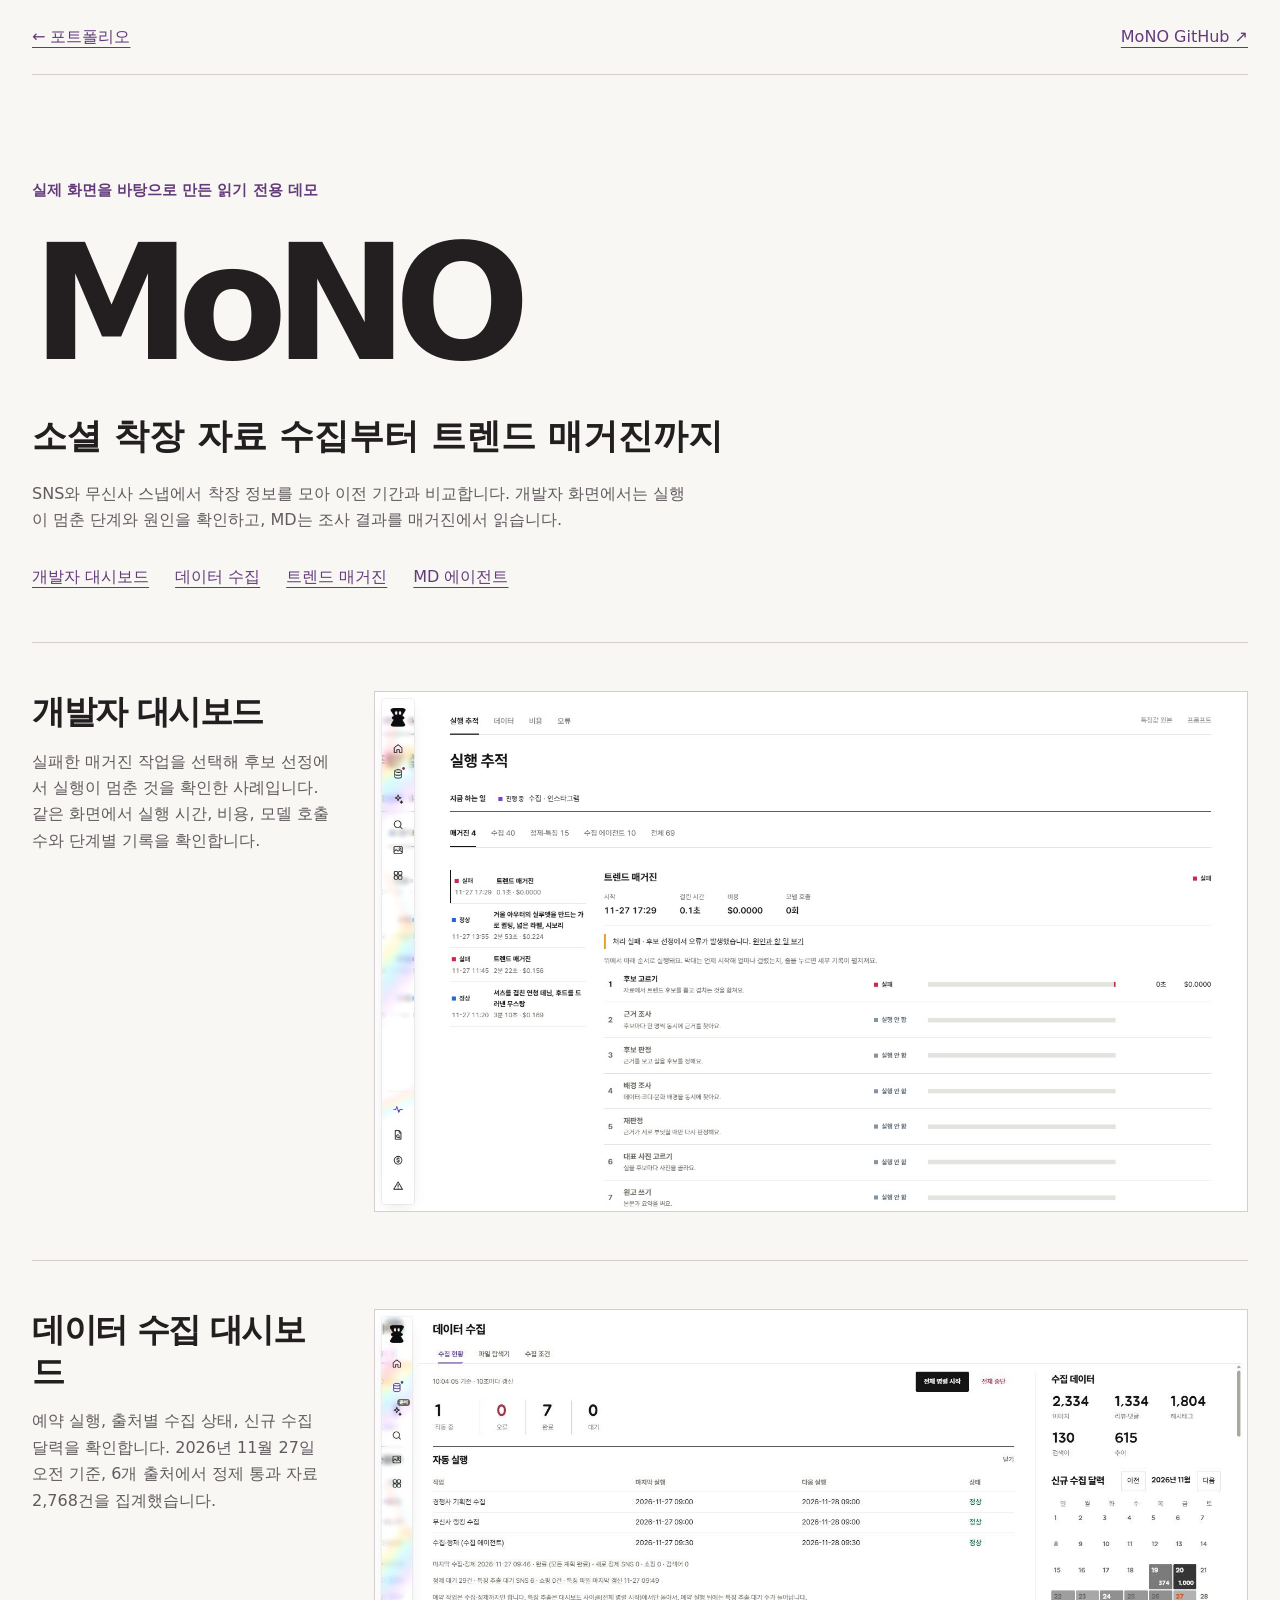
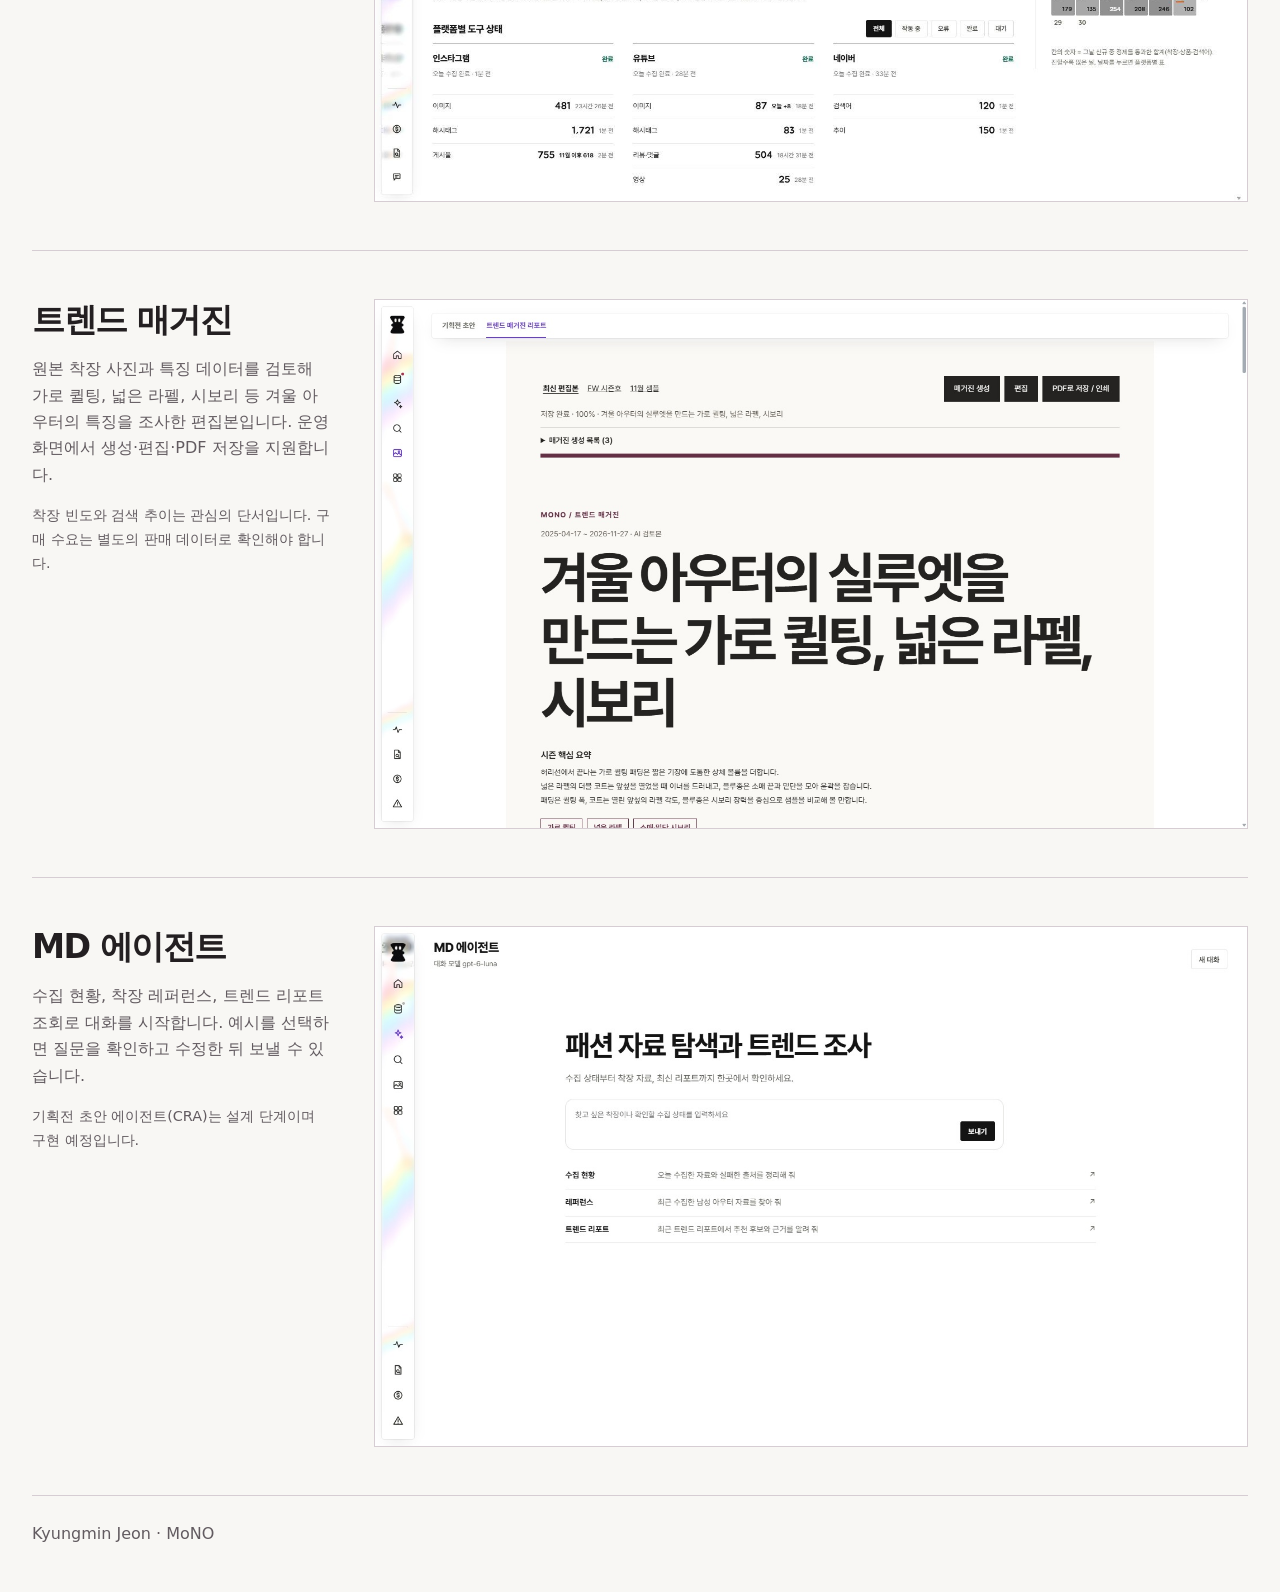
<file: v2/mono-demo.html>
﻿<!doctype html>
<html lang="ko">
<head>
<meta charset="utf-8">
<meta name="viewport" content="width=device-width, initial-scale=1">
<title>MoNO · 공개 서비스 데모</title>
<link rel="stylesheet" href="mono-demo.css">
</head>
<body>
<header><a href="index.html#reel-work">← 포트폴리오</a><a href="https://github.com/chunkyung02-boop/MoNO">MoNO GitHub ↗</a></header>
<main>
<section class="intro">
<p class="badge">실제 화면을 바탕으로 만든 읽기 전용 데모</p>
<h1>MoNO</h1>
<p class="lead">소셜 착장 자료 수집부터 트렌드 매거진까지</p>
<p>SNS와 무신사 스냅에서 착장 정보를 모아 이전 기간과 비교합니다. 개발자 화면에서는 실행이 멈춘 단계와 원인을 확인하고, MD는 조사 결과를 매거진에서 읽습니다.</p>
<nav aria-label="데모 화면"><a href="#developer">개발자 대시보드</a><a href="#collection">데이터 수집</a><a href="#magazine">트렌드 매거진</a><a href="#agent">MD 에이전트</a></nav>
</section>
<section id="developer" class="evidence">
<div><h2>개발자 대시보드</h2><p>실패한 매거진 작업을 선택해 후보 선정에서 실행이 멈춘 것을 확인한 사례입니다. 같은 화면에서 실행 시간, 비용, 모델 호출 수와 단계별 기록을 확인합니다.</p></div>
<a href="assets/mono-developer-v3.jpg"><img src="assets/mono-developer-v3.jpg" alt="실행 추적 화면. 실패한 후보 고르기 단계와 후속 단계 상태"></a>
</section>
<section id="collection" class="evidence">
<div><h2>데이터 수집 대시보드</h2><p>예약 실행, 출처별 수집 상태, 신규 수집 달력을 확인합니다. 2026년 11월 27일 오전 기준, 6개 출처에서 정제 통과 자료 2,768건을 집계했습니다.</p></div>
<a href="assets/mono-collect-v3.jpg"><img loading="lazy" src="assets/mono-collect-v3.jpg" alt="플랫폼별 상태, 자동 실행 일정, 신규 수집 달력"></a>
</section>
<section id="magazine" class="evidence">
<div><h2>트렌드 매거진</h2><p>원본 착장 사진과 특징 데이터를 검토해 가로 퀼팅, 넓은 라펠, 시보리 등 겨울 아우터의 특징을 조사한 편집본입니다. 운영 화면에서 생성·편집·PDF 저장을 지원합니다.</p><p class="note">착장 빈도와 검색 추이는 관심의 단서입니다. 구매 수요는 별도의 판매 데이터로 확인해야 합니다.</p></div>
<a href="assets/mono-magazine-v3.jpg"><img loading="lazy" src="assets/mono-magazine-v3.jpg" alt="트렌드 매거진 화면. 겨울 아우터 분석과 생성·편집·PDF 저장 메뉴"></a>
</section>
<section id="agent" class="evidence">
<div><h2>MD 에이전트</h2><p>수집 현황, 착장 레퍼런스, 트렌드 리포트 조회로 대화를 시작합니다. 예시를 선택하면 질문을 확인하고 수정한 뒤 보낼 수 있습니다.</p><p class="note">기획전 초안 에이전트(CRA)는 설계 단계이며 구현 예정입니다.</p></div>
<a href="assets/mono-agent-v3.jpg"><img loading="lazy" src="assets/mono-agent-v3.jpg" alt="수집 현황과 레퍼런스, 트렌드 리포트 예시가 있는 MD 에이전트 시작 화면"></a>
</section>
</main>
<footer>Kyungmin Jeon · MoNO</footer>
</body>
</html>
</file>
<file: v2/mono-demo.css>
﻿:root{color-scheme:light;--paper:#f8f7f4;--ink:#231f21;--muted:#625b60;--accent:#633b7b;--line:#d6cdd3}
*{box-sizing:border-box}
html{scroll-behavior:smooth}
body{margin:0;color:var(--ink);background:var(--paper);font-family:Pretendard,"Malgun Gothic",system-ui,sans-serif;line-height:1.65}
header,main,footer{width:min(1280px,100% - 64px);margin:auto}
header{display:flex;justify-content:space-between;border-bottom:1px solid var(--line);padding-block:24px}
a{color:var(--accent);text-underline-offset:5px}
a:focus-visible{outline:2px solid var(--accent);outline-offset:5px}
.intro{padding:clamp(55px,8vw,125px) 0 52px}
.badge{color:var(--accent);font-size:.92rem;font-weight:700;margin:0}
h1{font-size:clamp(5rem,13vw,10rem);letter-spacing:-.085em;line-height:1;margin:.14em 0}
.lead{font-weight:700;font-size:clamp(1.28rem,3vw,2.2rem);margin:0 0 16px}
.intro p:not(.lead,.badge){max-width:660px;margin:0;color:var(--muted)}
nav{display:flex;flex-wrap:wrap;gap:12px 26px;margin-top:30px}
.evidence{display:grid;grid-template-columns:minmax(200px,300px) minmax(0,1fr);gap:42px;padding:48px 0;border-top:1px solid var(--line);scroll-margin-top:10px}
.evidence h2{margin:0;font-size:clamp(1.5rem,2.6vw,2.2rem);line-height:1.25;letter-spacing:-.045em}
.evidence p{color:var(--muted)}
.evidence img{width:100%;height:auto;display:block;border:1px solid var(--line)}
.note{font-size:.9rem}footer{border-top:1px solid var(--line);padding:25px 0 45px;color:var(--muted)}
@media(max-width:700px){header,main,footer{width:calc(100% - 36px)}.evidence{grid-template-columns:1fr;gap:10px;padding:34px 0}}
@media(prefers-reduced-motion:reduce){html{scroll-behavior:auto}}
</file>
